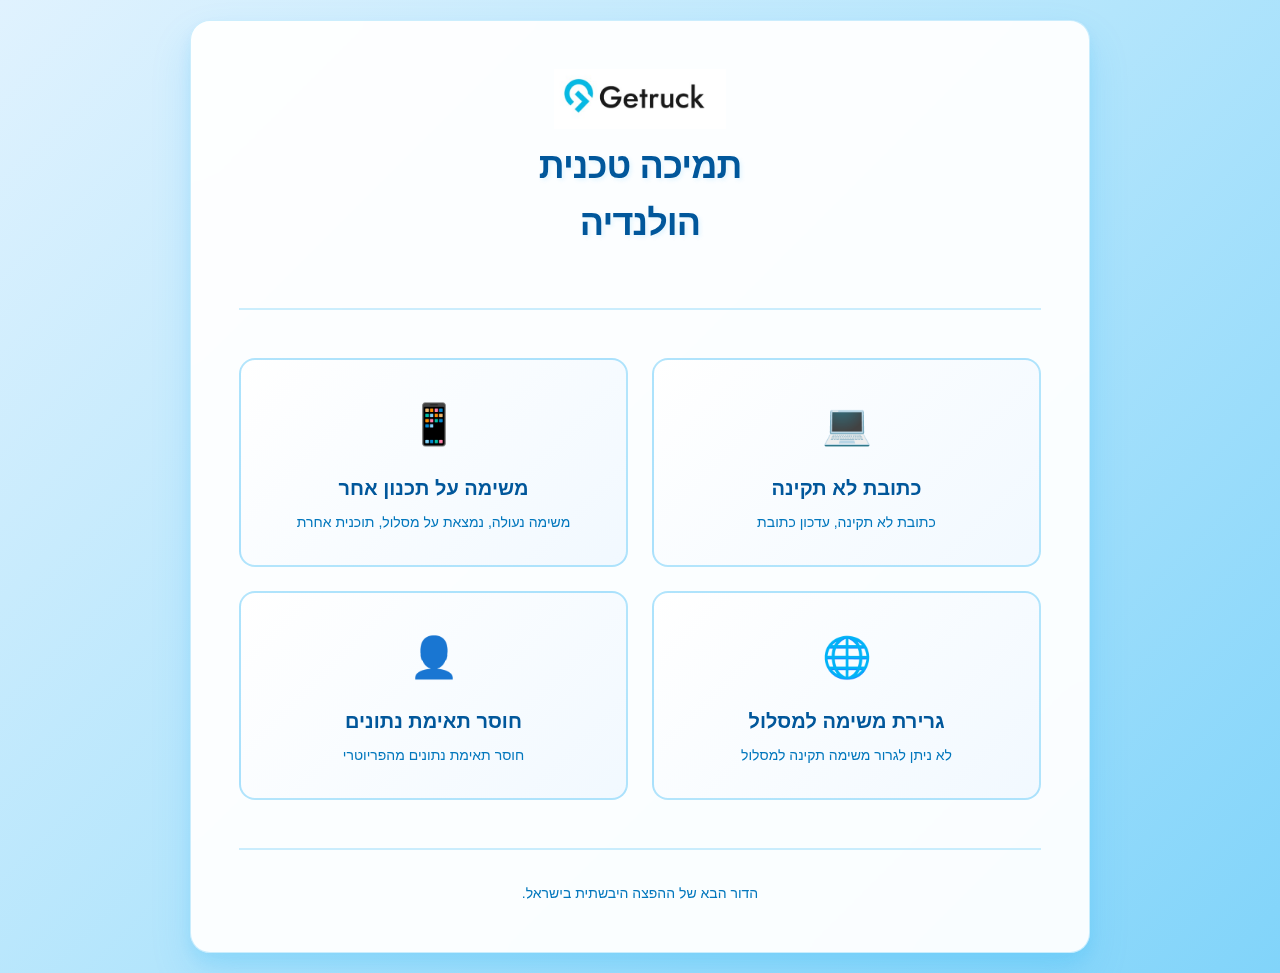
<file: index.html>
<!DOCTYPE html>
<html lang="he" dir="rtl">
<head>
    <meta charset="UTF-8">
    <meta name="viewport" content="width=device-width, initial-scale=1.0">
    <title>תמיכה טכנית - דף ראשי</title>
    <link rel="stylesheet" href="style.css">
</head>
<body>
    <div class="container">
        <div class="header">
            <div class="logo-container">
                <img id="logoImage" src="media/logo.jpg" alt="Logo" /><h1>תמיכה טכנית
                    <br> הולנדיה</h1>
            </div>
        </div>          
  
        <div class="options-grid">
            <a href="address-support.html" class="option-card">
                <span class="option-icon">💻</span>
                <div class="option-title">כתובת לא תקינה</div>
                <div class="option-description">כתובת לא תקינה, עדכון כתובת</div>
            </a>

            <a href="tasks-support.html" class="option-card">
                <span class="option-icon">📱</span>
                <div class="option-title">משימה על תכנון אחר</div>
                <div class="option-description">משימה נעולה, נמצאת על מסלול, תוכנית אחרת</div>
            </a>

            <a href="track-support.html" class="option-card">
                <span class="option-icon">🌐</span>
                <div class="option-title">גרירת משימה למסלול</div>
                <div class="option-description">לא ניתן לגרור משימה תקינה למסלול</div>
            </a>

            <a href="Priority-support.html" class="option-card">
                <span class="option-icon">👤</span>
                <div class="option-title">חוסר תאימת נתונים</div>
                <div class="option-description">חוסר תאימת נתונים מהפריוטרי</div>
            </a>
        </div>

        <div class="footer">
            <p>הדור הבא של ההפצה היבשתית בישראל.</p>
        </div>
    </div>
</body>
</html>
</file>
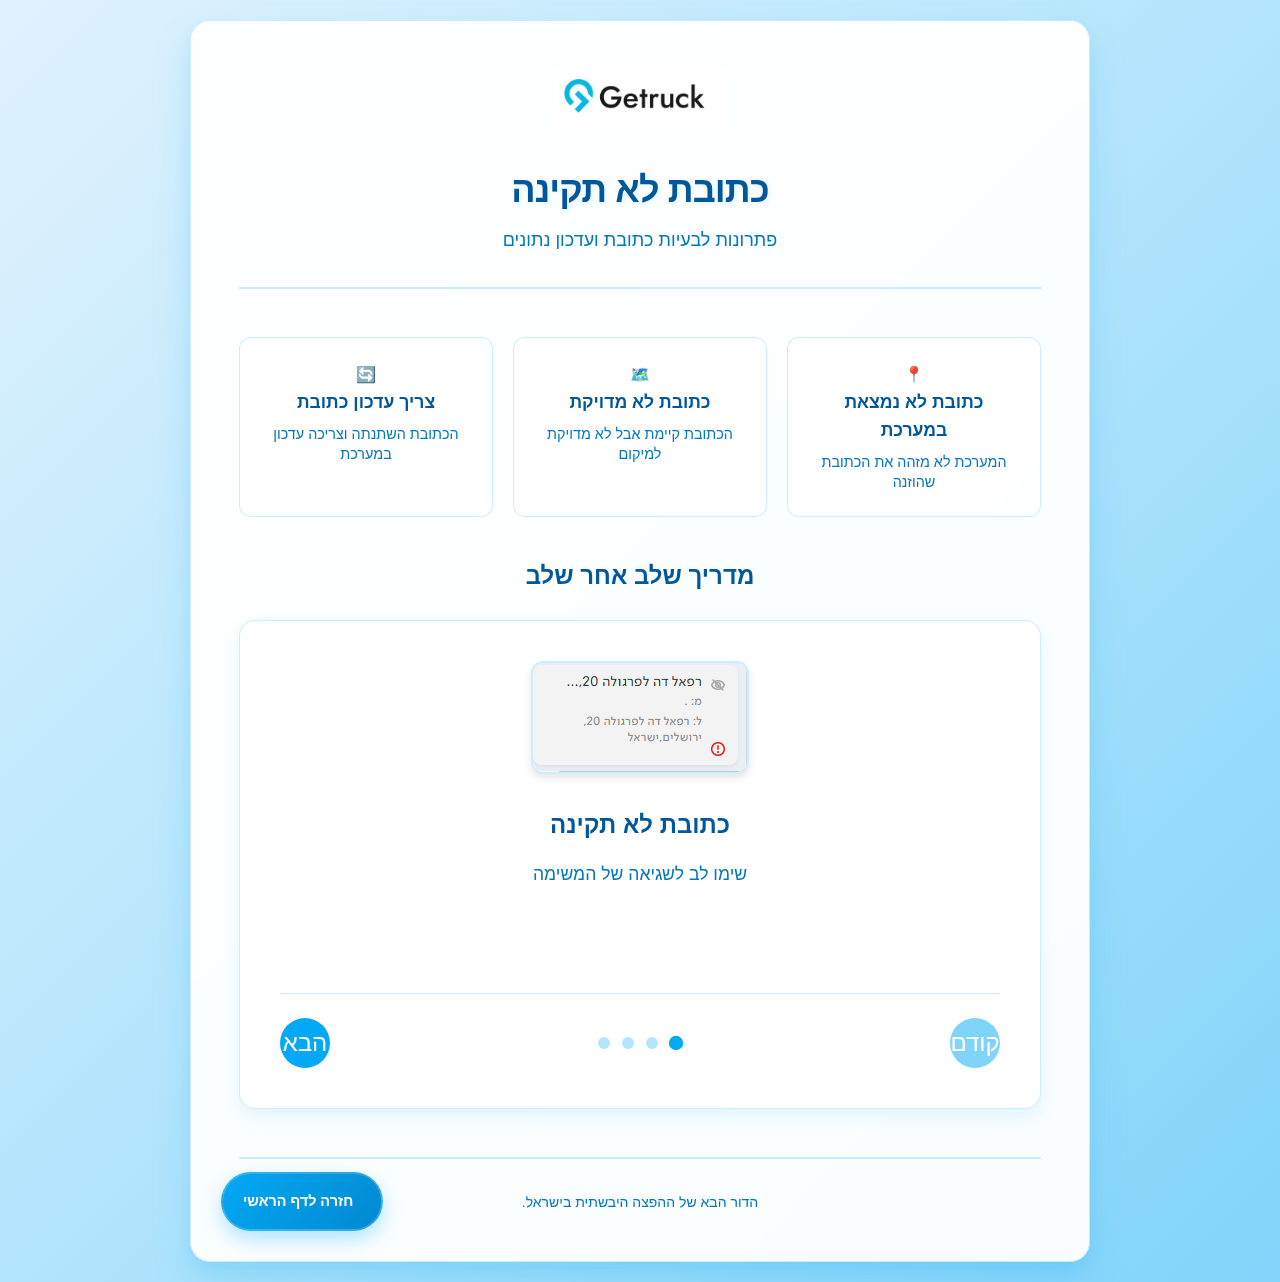
<file: address-support.html>
<!DOCTYPE html>
<html lang="he" dir="rtl">
<head>
    <meta charset="UTF-8">
    <meta name="viewport" content="width=device-width, initial-scale=1.0">
    <title>תמיכה טכנית - כתובת לא תקינה</title>
    <link rel="stylesheet" href="style.css">
</head>
<body>
    <div class="container">
        <div class="header">
            <div class="logo-container">
                <img id="logoImage" src="media/logo.jpg" alt="Logo" />
            </div>
            <h1>כתובת לא תקינה</h1>
            <p>פתרונות לבעיות כתובת ועדכון נתונים</p>
        </div>

        <div class="support-content">
            <div class="problem-section">
                <div class="problem-cards">
                    <div class="problem-card">
                        <span class="problem-icon">📍</span>
                        <h3>כתובת לא נמצאת במערכת</h3>
                        <p>המערכת לא מזהה את הכתובת שהוזנה</p>
                    </div>
                    <div class="problem-card">
                        <span class="problem-icon">🗺️</span>
                        <h3>כתובת לא מדויקת</h3>
                        <p>הכתובת קיימת אבל לא מדויקת למיקום</p>
                    </div>
                    <div class="problem-card">
                        <span class="problem-icon">🔄</span>
                        <h3>צריך עדכון כתובת</h3>
                        <p>הכתובת השתנתה וצריכה עדכון במערכת</p>
                    </div>
                </div>
            </div>

            <div class="slideshow-section">
                <h2>מדריך שלב אחר שלב</h2>
                <div class="slideshow-container">
                    <div class="slide active">
                        <div class="slide-content">
                            <div class="slide-image">
                                <img src="media/address.png"/>

                            </div>
                            <div class="slide-text">
                                <h3>כתובת לא תקינה</h3>
                                <p>שימו לב לשגיאה של המשימה</p>
                            </div>
                        </div>
                    </div>
                    
                    <div class="slide">
                        <div class="slide-content">
                            <div class="slide-image ">
                                <img src="media/address2.png"  />
                            </div>
                            <div class="slide-text">
                                <h3>חיפוש במפות</h3>
                                <p>השתמש ב-Google Maps  לאימות הכתובת. וודא שהמיקום מדויק   .</p>
                            </div>
                        </div>
                    </div>
                    
                    <div class="slide">
                        <div class="slide-content">
                            <div class="slide-image">
                                <img src="media/address3.png" alt="עדכון במערכת" />
                            </div>
                            <div class="slide-text">
                                <h3>עדכון במערכת</h3>
                                <p>הכנס את הכתובת המדוייקת ותבחר בעזרת העכבר על האפשרות שמופיעה ואז לחץ על שמור.</p>
                            </div>
                        </div>
                    </div>
                    
                    <div class="slide">
                        <div class="slide-content">
                            <div class="slide-image">
                                <img src="media/address4.png" alt="נקודה תקינה" />
  
                            </div>
                            <div class="slide-text">
                                <h3>הזזת הנקודה</h3>
                                <p> בדיקת המשימה ושיבוץ על מסלול בהצלחה</p>
                            </div>
                        </div>
                    </div>
                    
                    <div class="slide completion-slide">
                        <div class="slide-content">
                            <div class="slide-image">
                                <span class="slide-icon">🎉</span>
                            </div>
                            <div class="slide-text">
                                <h3>הסתיים בהצלחה!</h3>
                                <p>במידה והתקלה לא טופלה נא לפנות דרך הוואטסאפ הקבוצתי</p>
                            
                            </div>
                        </div>
                    </div>

                    <div class="slide-navigation">
                        <button class="nav-btn prev-btn" onclick="changeSlide(-1)">
                            <span>הקודם</span>
                        </button>
                        <div class="slide-dots">
                            <span class="dot active" onclick="currentSlide(1)"></span>
                            <span class="dot" onclick="currentSlide(2)"></span>
                            <span class="dot" onclick="currentSlide(3)"></span>
                            <span class="dot" onclick="currentSlide(4)"></span>
                        </div>
                        <button class="nav-btn next-btn" onclick="changeSlide(1)">
                            <span>הבא</span>
                        </button>
                    </div>
                </div>
            </div>
        </div>

        <div class="back-section">
            <a href="index.html" class="back-button">
                <span></span>
                חזרה לדף הראשי
            </a>
        </div>

        <div class="footer">
            <p>הדור הבא של ההפצה היבשתית בישראל.</p>
        </div>
    </div>

    <script>
        let slideIndex = 1;
        const totalSlides = 4;

        function changeSlide(n) {
            showSlide(slideIndex += n);
        }

        function currentSlide(n) {
            showSlide(slideIndex = n);
        }

        function updateButtons() {
            const prevBtn = document.querySelector('.prev-btn');
            const nextBtn = document.querySelector('.next-btn');
            
            // Update previous button
            if (slideIndex === 1) {
                prevBtn.innerHTML = '<span>קודם</span>';
                prevBtn.style.opacity = '0.5';
                prevBtn.style.cursor = 'not-allowed';
            } else {
                prevBtn.innerHTML = '<span>קודם</span>';
                prevBtn.style.opacity = '1';
                prevBtn.style.cursor = 'pointer';
            }
            
            // Update next button
            if (slideIndex === totalSlides) {
                nextBtn.innerHTML = '<span>סיום</span>';
                nextBtn.style.opacity = '1';
                nextBtn.style.cursor = 'pointer';
            } else if (slideIndex >= totalSlides + 1) {
                nextBtn.innerHTML = '<span>הבא</span>';
                nextBtn.style.opacity = '0.5';
                nextBtn.style.cursor = 'not-allowed';
            } else {
                nextBtn.innerHTML = '<span>הבא</span>';
                nextBtn.style.opacity = '1';
                nextBtn.style.cursor = 'pointer';
            }
        }

        function showSlide(n) {
            const slides = document.getElementsByClassName('slide');
            const dots = document.getElementsByClassName('dot');
            
            if (n > totalSlides) {
                slideIndex = 5; // Show completion slide
            }
            if (n < 1) {
                slideIndex = 1;
            }
            
            // Hide all slides
            for (let i = 0; i < slides.length; i++) {
                slides[i].classList.remove('active');
            }
            
            // Remove active class from all dots
            for (let i = 0; i < dots.length; i++) {
                dots[i].classList.remove('active');
            }
            
            // Show current slide
            if (slideIndex <= totalSlides) {
                slides[slideIndex - 1].classList.add('active');
                dots[slideIndex - 1].classList.add('active');
            } else {
                // Show completion slide
                slides[slides.length - 1].classList.add('active');
            }
            
            // Update navigation buttons
            updateButtons();
        }

        // Initialize slideshow
        document.addEventListener('DOMContentLoaded', function() {
            showSlide(slideIndex);
        });
    </script>
</body>
</html>
</file>
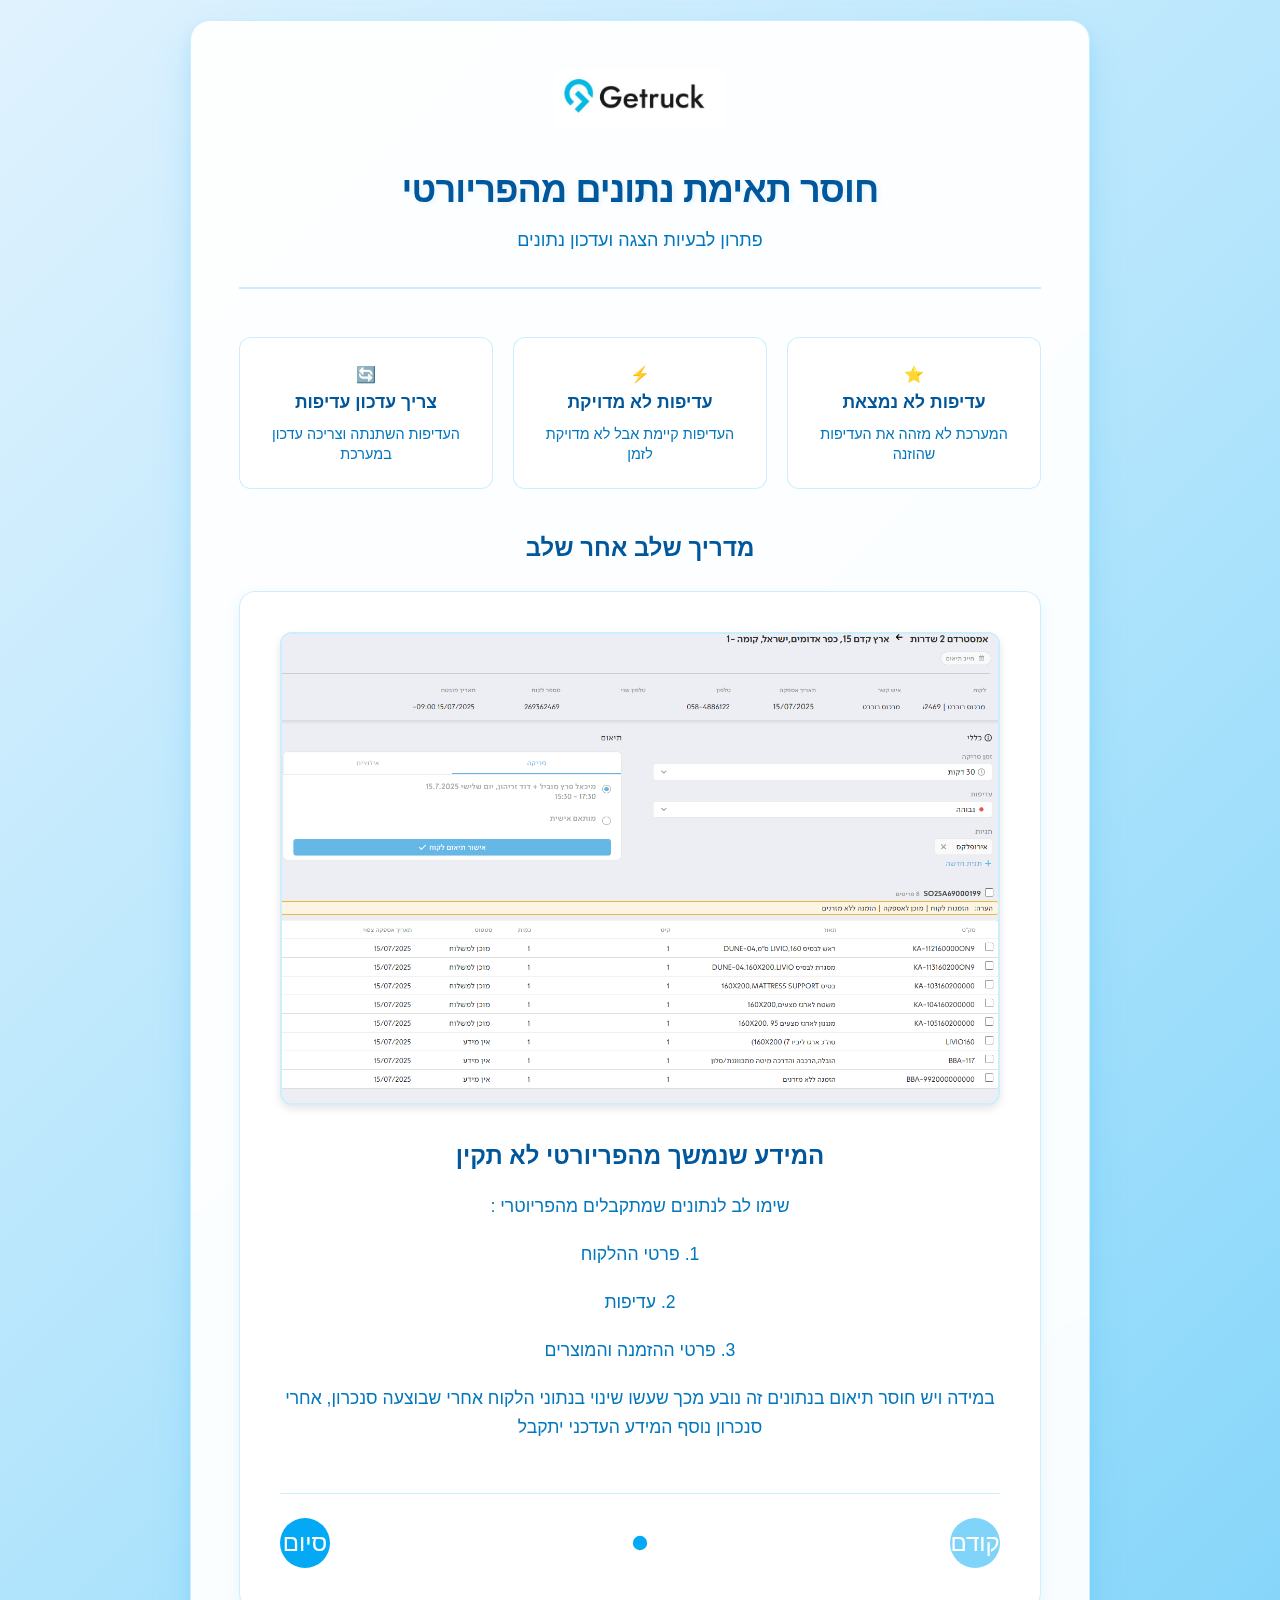
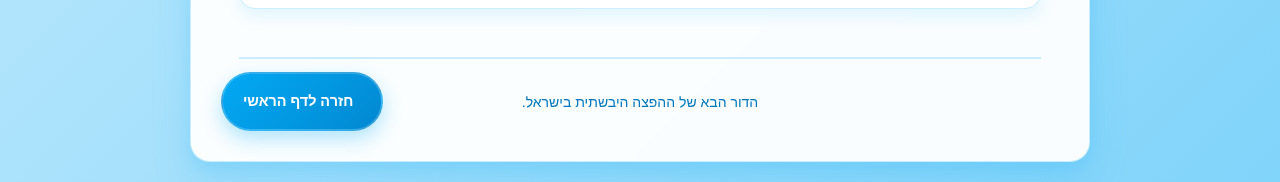
<file: Priority-support.html>
<!DOCTYPE html>
<html lang="he" dir="rtl">
<head>
    <meta charset="UTF-8">
    <meta name="viewport" content="width=device-width, initial-scale=1.0">
    <title>תמיכה טכנית - בעיות עדיפויות</title>
    <link rel="stylesheet" href="style.css">
</head>
<body>
    <div class="container">
        <div class="header">
            <div class="logo-container">
                <img id="logoImage" src="media/logo.jpg" alt="Logo" />
            </div>
            <h1>חוסר תאימת נתונים מהפריורטי</h1>
            <p>פתרון לבעיות הצגה ועדכון נתונים</p>
        </div>

        <div class="support-content">
            <div class="problem-section">
                <div class="problem-cards">
                    <div class="problem-card">
                        <span class="problem-icon">⭐</span>
                        <h3>עדיפות לא נמצאת</h3>
                        <p>המערכת לא מזהה את העדיפות שהוזנה</p>
                    </div>
                    <div class="problem-card">
                        <span class="problem-icon">⚡</span>
                        <h3>עדיפות לא מדויקת</h3>
                        <p>העדיפות קיימת אבל לא מדויקת לזמן</p>
                    </div>
                    <div class="problem-card">
                        <span class="problem-icon">🔄</span>
                        <h3>צריך עדכון עדיפות</h3>
                        <p>העדיפות השתנתה וצריכה עדכון במערכת</p>
                    </div>
                </div>
            </div>

            <div class="slideshow-section">
                <h2>מדריך שלב אחר שלב</h2>
                <div class="slideshow-container">
                    <div class="slide active">
                        <div class="slide-content">
                            <div class="slide-image">
                                <img src="media/Priority.png"/>

                            </div>
                            <div class="slide-text">
                                <h3>המידע שנמשך מהפריורטי לא תקין</h3>
                                <p>שימו לב לנתונים שמתקבלים מהפריוטרי :
                                    <p>1. פרטי ההלקוח</p>
                                    <p>2. עדיפות</p>
                                    <p>3. פרטי ההזמנה והמוצרים</p>
                                    <p> במידה ויש חוסר תיאום בנתונים זה נובע מכך שעשו שינוי בנתוני הלקוח אחרי שבוצעה סנכרון, אחרי סנכרון נוסף המידע העדכני יתקבל</p>

                                </p>
                            </div>
                        </div>
                    </div>
                    
                   
                    
                   
                    
                    
                    <div class="slide completion-slide">
                        <div class="slide-content">
                            <div class="slide-image">
                                <span class="slide-icon">🎉</span>
                            </div>
                            <div class="slide-text">
                                <h3>הסתיים בהצלחה!</h3>
                                <p>במידה והתקלה לא טופלה נא לפנות דרך הוואטסאפ הקבוצתי</p>
                            
                            </div>
                        </div>
                    </div>

                    <div class="slide-navigation">
                        <button class="nav-btn prev-btn" onclick="changeSlide(-1)">
                            <span>הקודם</span>
                        </button>
                        <div class="slide-dots">
                            <span class="dot active" onclick="currentSlide(1)"></span>

                        </div>
                        <button class="nav-btn next-btn" onclick="changeSlide(1)">
                            <span>הבא</span>
                        </button>
                    </div>
                </div>
            </div>
        </div>

        <div class="back-section">
            <a href="index.html" class="back-button">
                <span></span>
                חזרה לדף הראשי
            </a>
        </div>

        <div class="footer">
            <p>הדור הבא של ההפצה היבשתית בישראל.</p>
        </div>
    </div>

    <script>
        let slideIndex = 1;
        const totalSlides = 1; // שינוי ל-1 כי יש רק שלב אחד

        function changeSlide(n) {
            showSlide(slideIndex += n);
        }

        function currentSlide(n) {
            showSlide(slideIndex = n);
        }

        function updateButtons() {
            const prevBtn = document.querySelector('.prev-btn');
            const nextBtn = document.querySelector('.next-btn');
            
            // Update previous button
            if (slideIndex === 1) {
                prevBtn.innerHTML = '<span>קודם</span>';
                prevBtn.style.opacity = '0.5';
                prevBtn.style.cursor = 'not-allowed';
            } else {
                prevBtn.innerHTML = '<span>קודם</span>';
                prevBtn.style.opacity = '1';
                prevBtn.style.cursor = 'pointer';
            }
            
            // Update next button
            if (slideIndex === totalSlides) {
                nextBtn.innerHTML = '<span>סיום</span>';
                nextBtn.style.opacity = '1';
                nextBtn.style.cursor = 'pointer';
            } else if (slideIndex >= totalSlides + 1) {
                nextBtn.innerHTML = '<span>הבא</span>';
                nextBtn.style.opacity = '0.5';
                nextBtn.style.cursor = 'not-allowed';
            } else {
                nextBtn.innerHTML = '<span>הבא</span>';
                nextBtn.style.opacity = '1';
                nextBtn.style.cursor = 'pointer';
            }
        }

        function showSlide(n) {
            const slides = document.getElementsByClassName('slide');
            const dots = document.getElementsByClassName('dot');
            
            if (n > totalSlides) {
                slideIndex = 2; // Show completion slide (שינוי מ-5 ל-2)
            }
            if (n < 1) {
                slideIndex = 1;
            }
            
            // Hide all slides
            for (let i = 0; i < slides.length; i++) {
                slides[i].classList.remove('active');
            }
            
            // Remove active class from all dots
            for (let i = 0; i < dots.length; i++) {
                dots[i].classList.remove('active');
            }
            
            // Show current slide
            if (slideIndex <= totalSlides) {
                slides[slideIndex - 1].classList.add('active');
                dots[slideIndex - 1].classList.add('active');
            } else {
                // Show completion slide
                slides[slides.length - 1].classList.add('active');
            }
            
            // Update navigation buttons
            updateButtons();
        }

        // Initialize slideshow
        document.addEventListener('DOMContentLoaded', function() {
            showSlide(slideIndex);
        });
    </script>
</body>
</html>
</file>
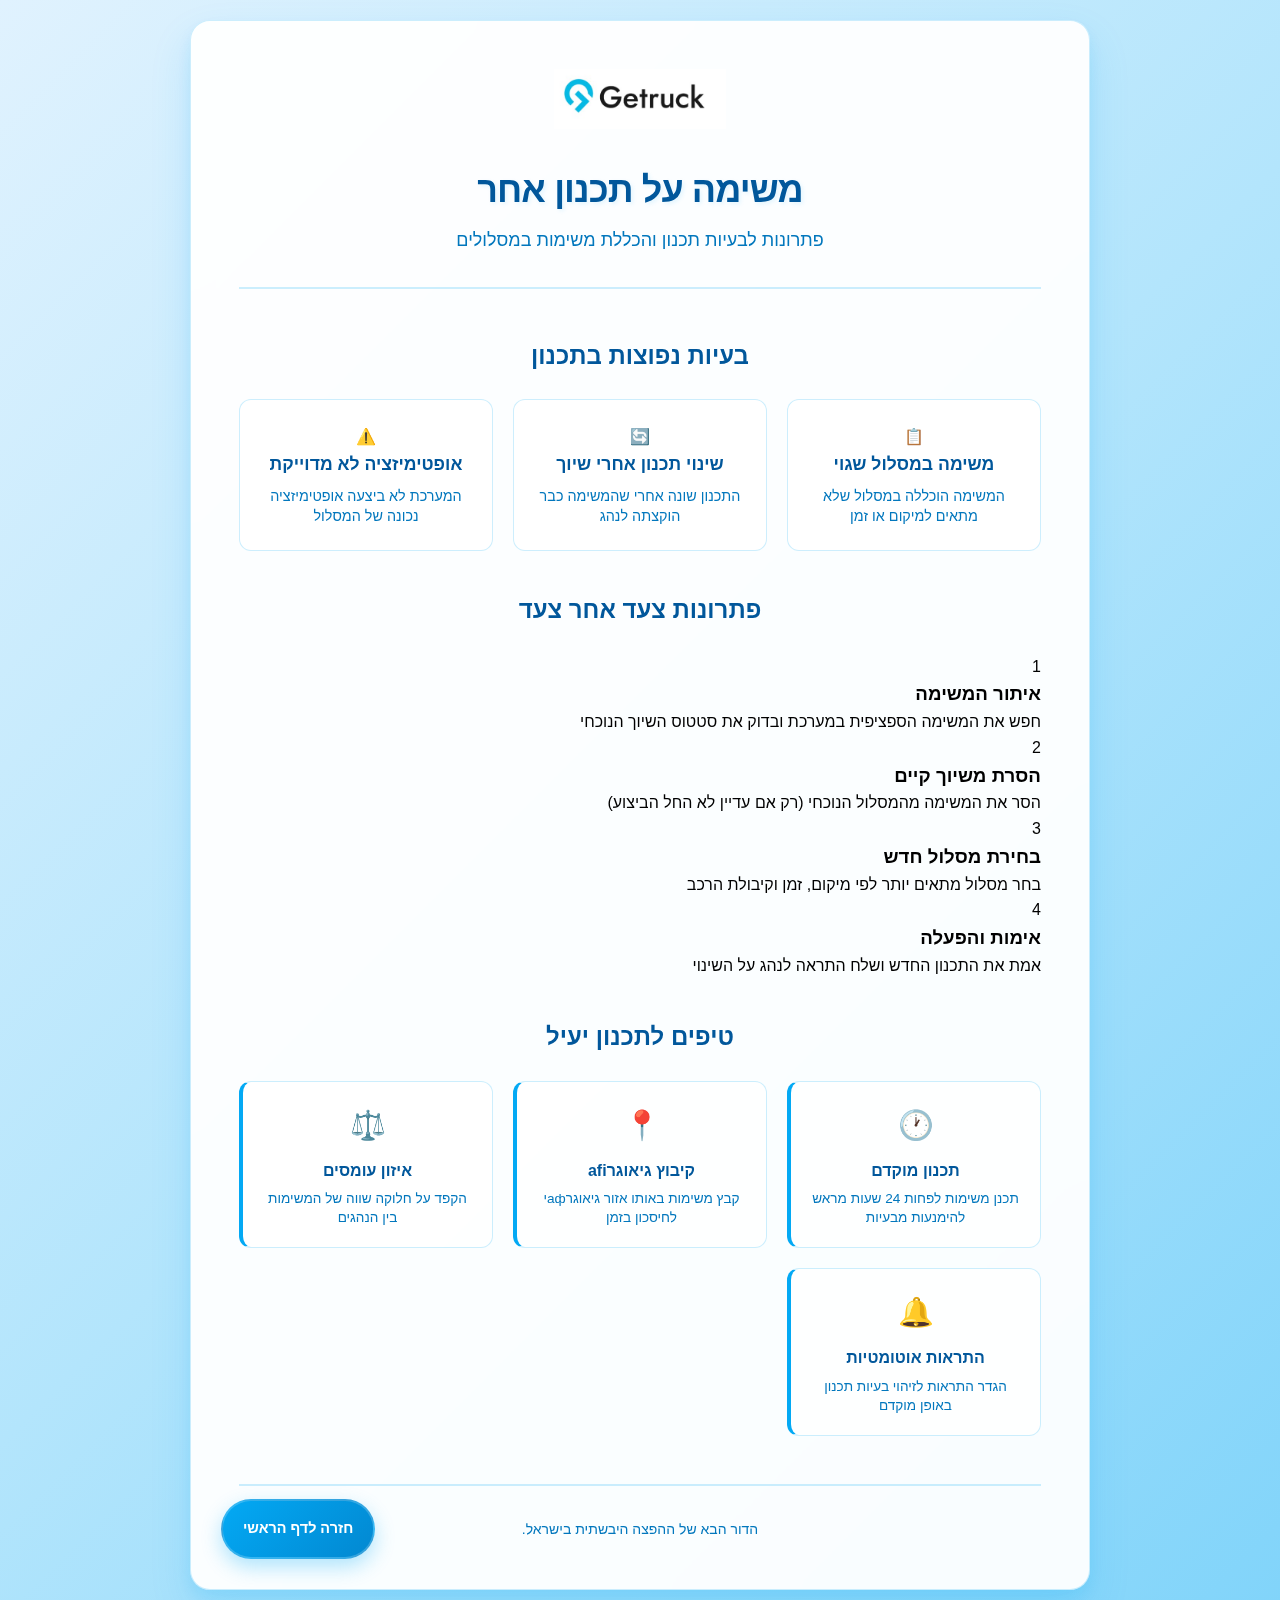
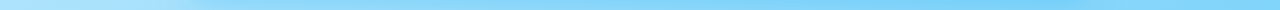
<file: tasks-support.html>
<!DOCTYPE html>
<html lang="he" dir="rtl">
<head>
    <meta charset="UTF-8">
    <meta name="viewport" content="width=device-width, initial-scale=1.0">
    <title>תמיכה טכנית - משימה על תכנון אחר</title>
    <link rel="stylesheet" href="style.css">
</head>
<body>
    <div class="container">
        <div class="header">
            <div class="logo-container">
                <img id="logoImage" src="logo.jpg" alt="Logo" />
            </div>
            <h1>משימה על תכנון אחר</h1>
            <p>פתרונות לבעיות תכנון והכללת משימות במסלולים</p>
        </div>

        <div class="support-content">
            <div class="problem-section">
                <h2>בעיות נפוצות בתכנון</h2>
                <div class="problem-cards">
                    <div class="problem-card">
                        <span class="problem-icon">📋</span>
                        <h3>משימה במסלול שגוי</h3>
                        <p>המשימה הוכללה במסלול שלא מתאים למיקום או זמן</p>
                    </div>
                    <div class="problem-card">
                        <span class="problem-icon">🔄</span>
                        <h3>שינוי תכנון אחרי שיוך</h3>
                        <p>התכנון שונה אחרי שהמשימה כבר הוקצתה לנהג</p>
                    </div>
                    <div class="problem-card">
                        <span class="problem-icon">⚠️</span>
                        <h3>אופטימיזציה לא מדוייקת</h3>
                        <p>המערכת לא ביצעה אופטימיזציה נכונה של המסלול</p>
                    </div>
                </div>
            </div>

            <div class="solutions-section">
                <h2>פתרונות צעד אחר צעד</h2>
                <div class="solution-steps">
                    <div class="step">
                        <div class="step-number">1</div>
                        <div class="step-content">
                            <h3>איתור המשימה</h3>
                            <p>חפש את המשימה הספציפית במערכת ובדוק את סטטוס השיוך הנוכחי</p>
                        </div>
                    </div>
                    <div class="step">
                        <div class="step-number">2</div>
                        <div class="step-content">
                            <h3>הסרת משיוך קיים</h3>
                            <p>הסר את המשימה מהמסלול הנוכחי (רק אם עדיין לא החל הביצוע)</p>
                        </div>
                    </div>
                    <div class="step">
                        <div class="step-number">3</div>
                        <div class="step-content">
                            <h3>בחירת מסלול חדש</h3>
                            <p>בחר מסלול מתאים יותר לפי מיקום, זמן וקיבולת הרכב</p>
                        </div>
                    </div>
                    <div class="step">
                        <div class="step-number">4</div>
                        <div class="step-content">
                            <h3>אימות והפעלה</h3>
                            <p>אמת את התכנון החדש ושלח התראה לנהג על השינוי</p>
                        </div>
                    </div>
                </div>
            </div>

            <div class="tips-section">
                <h2>טיפים לתכנון יעיל</h2>
                <div class="tips-grid">
                    <div class="tip-card">
                        <span class="tip-icon">🕐</span>
                        <h3>תכנון מוקדם</h3>
                        <p>תכנן משימות לפחות 24 שעות מראש להימנעות מבעיות</p>
                    </div>
                    <div class="tip-card">
                        <span class="tip-icon">📍</span>
                        <h3>קיבוץ גיאוגרafi</h3>
                        <p>קבץ משימות באותו אזור גיאוגרафי לחיסכון בזמן</p>
                    </div>
                    <div class="tip-card">
                        <span class="tip-icon">⚖️</span>
                        <h3>איזון עומסים</h3>
                        <p>הקפד על חלוקה שווה של המשימות בין הנהגים</p>
                    </div>
                    <div class="tip-card">
                        <span class="tip-icon">🔔</span>
                        <h3>התראות אוטומטיות</h3>
                        <p>הגדר התראות לזיהוי בעיות תכנון באופן מוקדם</p>
                    </div>
                </div>
            </div>

        
        </div>

        <div class="back-section">
            <a href="index.html" class="back-button">
                חזרה לדף הראשי
            </a>
        </div>

        <div class="footer">
            <p>הדור הבא של ההפצה היבשתית בישראל.</p>
        </div>
    </div>
</body>
</html>
</file>
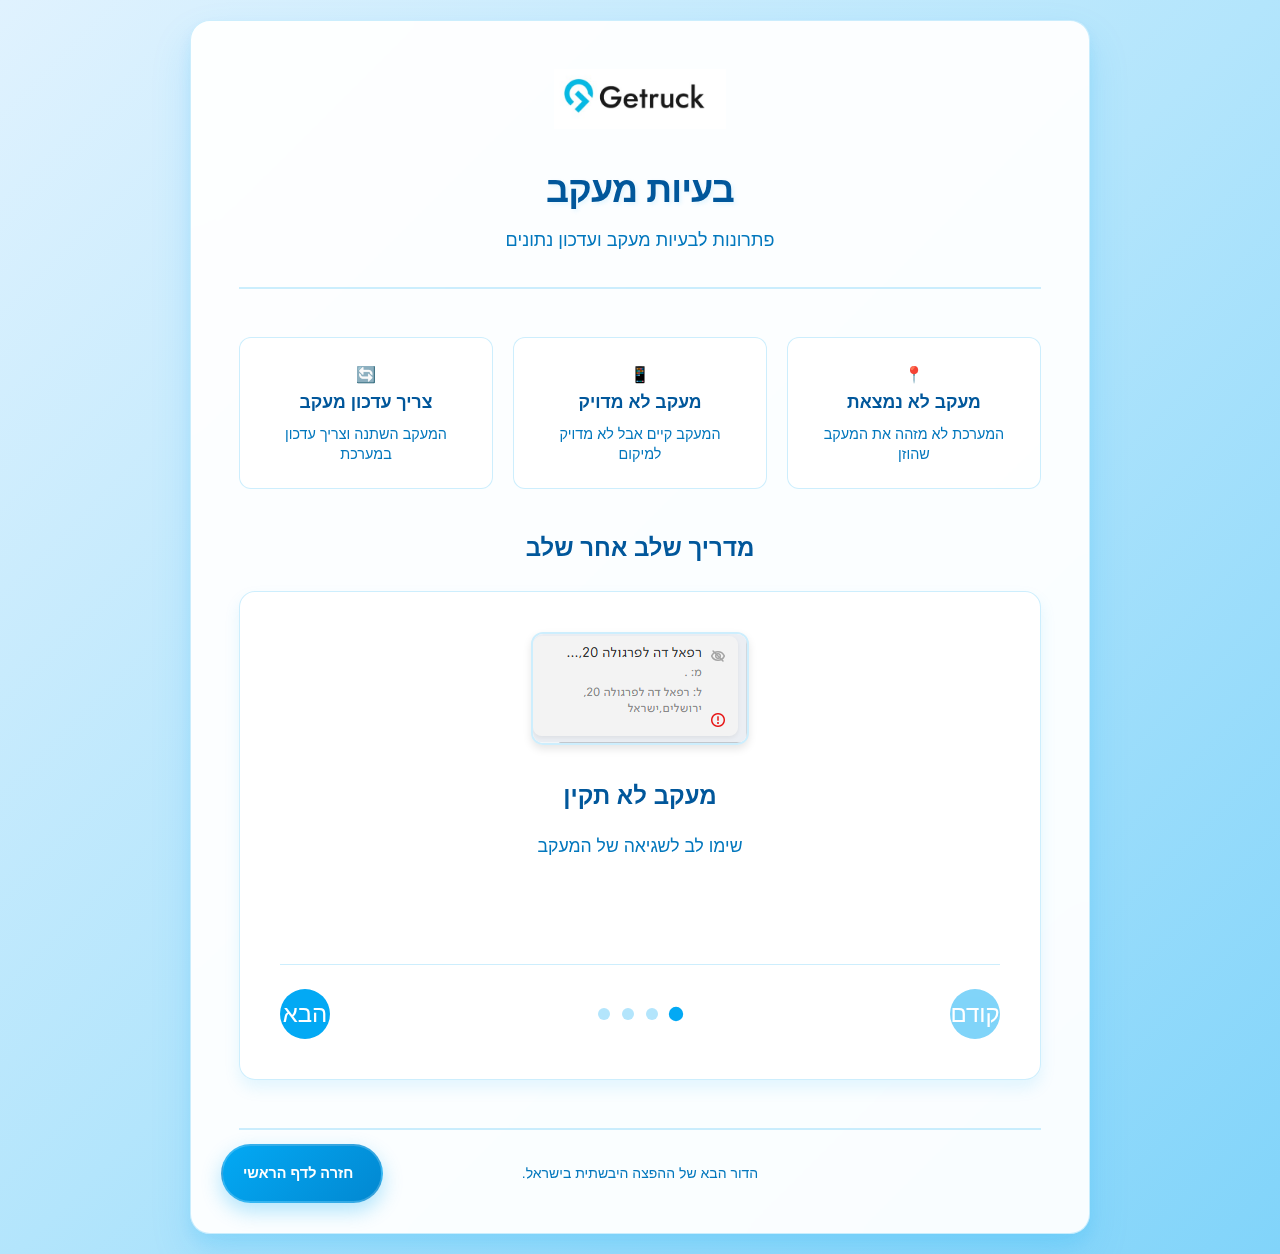
<file: track-support.html>
<!DOCTYPE html>
<html lang="he" dir="rtl">
<head>
    <meta charset="UTF-8">
    <meta name="viewport" content="width=device-width, initial-scale=1.0">
    <title>תמיכה טכנית - בעיות מעקב</title>
    <link rel="stylesheet" href="style.css">
</head>
<body>
    <div class="container">
        <div class="header">
            <div class="logo-container">
                <img id="logoImage" src="media/logo.jpg" alt="Logo" />
            </div>
            <h1>בעיות מעקב</h1>
            <p>פתרונות לבעיות מעקב ועדכון נתונים</p>
        </div>

        <div class="support-content">
            <div class="problem-section">
                <div class="problem-cards">
                    <div class="problem-card">
                        <span class="problem-icon">📍</span>
                        <h3>מעקב לא נמצאת</h3>
                        <p>המערכת לא מזהה את המעקב שהוזן</p>
                    </div>
                    <div class="problem-card">
                        <span class="problem-icon">📱</span>
                        <h3>מעקב לא מדויק</h3>
                        <p>המעקב קיים אבל לא מדויק למיקום</p>
                    </div>
                    <div class="problem-card">
                        <span class="problem-icon">🔄</span>
                        <h3>צריך עדכון מעקב</h3>
                        <p>המעקב השתנה וצריך עדכון במערכת</p>
                    </div>
                </div>
            </div>

            <div class="slideshow-section">
                <h2>מדריך שלב אחר שלב</h2>
                <div class="slideshow-container">
                    <div class="slide active">
                        <div class="slide-content">
                            <div class="slide-image">
                                <img src="media/address.png"/>

                            </div>
                            <div class="slide-text">
                                <h3>מעקב לא תקין</h3>
                                <p>שימו לב לשגיאה של המעקב</p>
                            </div>
                        </div>
                    </div>
                    
                    <div class="slide">
                        <div class="slide-content">
                            <div class="slide-image ">
                                <img src="media/address2.png"  />
                            </div>
                            <div class="slide-text">
                                <h3>חיפוש במערכת</h3>
                                <p>השתמש במערכת החיפוש לאימות המעקב. וודא שהפרטים מדויקים.</p>
                            </div>
                        </div>
                    </div>
                    
                    <div class="slide">
                        <div class="slide-content">
                            <div class="slide-image">
                                <img src="media/address3.png" alt="עדכון במערכת" />
                            </div>
                            <div class="slide-text">
                                <h3>עדכון במערכת</h3>
                                <p>הכנס את פרטי המעקב המדויקים ותבחר בעזרת העכבר על האפשרות שמופיעה ואז לחץ על שמור.</p>
                            </div>
                        </div>
                    </div>
                    
                    <div class="slide">
                        <div class="slide-content">
                            <div class="slide-image">
                                <img src="media/address4.png" alt="מעקב תקין" />
  
                            </div>
                            <div class="slide-text">
                                <h3>עדכון המעקב</h3>
                                <p>בדיקת המעקב ושיבוץ על מסלול בהצלחה</p>
                            </div>
                        </div>
                    </div>
                    
                    <div class="slide completion-slide">
                        <div class="slide-content">
                            <div class="slide-image">
                                <span class="slide-icon">🎉</span>
                            </div>
                            <div class="slide-text">
                                <h3>הסתיים בהצלחה!</h3>
                                <p>במידה והתקלה לא טופלה נא לפנות דרך הוואטסאפ הקבוצתי</p>
                            
                            </div>
                        </div>
                    </div>

                    <div class="slide-navigation">
                        <button class="nav-btn prev-btn" onclick="changeSlide(-1)">
                            <span>הקודם</span>
                        </button>
                        <div class="slide-dots">
                            <span class="dot active" onclick="currentSlide(1)"></span>
                            <span class="dot" onclick="currentSlide(2)"></span>
                            <span class="dot" onclick="currentSlide(3)"></span>
                            <span class="dot" onclick="currentSlide(4)"></span>
                        </div>
                        <button class="nav-btn next-btn" onclick="changeSlide(1)">
                            <span>הבא</span>
                        </button>
                    </div>
                </div>
            </div>
        </div>

        <div class="back-section">
            <a href="index.html" class="back-button">
                <span></span>
                חזרה לדף הראשי
            </a>
        </div>

        <div class="footer">
            <p>הדור הבא של ההפצה היבשתית בישראל.</p>
        </div>
    </div>

    <script>
        let slideIndex = 1;
        const totalSlides = 4;

        function changeSlide(n) {
            showSlide(slideIndex += n);
        }

        function currentSlide(n) {
            showSlide(slideIndex = n);
        }

        function updateButtons() {
            const prevBtn = document.querySelector('.prev-btn');
            const nextBtn = document.querySelector('.next-btn');
            
            // Update previous button
            if (slideIndex === 1) {
                prevBtn.innerHTML = '<span>קודם</span>';
                prevBtn.style.opacity = '0.5';
                prevBtn.style.cursor = 'not-allowed';
            } else {
                prevBtn.innerHTML = '<span>קודם</span>';
                prevBtn.style.opacity = '1';
                prevBtn.style.cursor = 'pointer';
            }
            
            // Update next button
            if (slideIndex === totalSlides) {
                nextBtn.innerHTML = '<span>סיום</span>';
                nextBtn.style.opacity = '1';
                nextBtn.style.cursor = 'pointer';
            } else if (slideIndex >= totalSlides + 1) {
                nextBtn.innerHTML = '<span>הבא</span>';
                nextBtn.style.opacity = '0.5';
                nextBtn.style.cursor = 'not-allowed';
            } else {
                nextBtn.innerHTML = '<span>הבא</span>';
                nextBtn.style.opacity = '1';
                nextBtn.style.cursor = 'pointer';
            }
        }

        function showSlide(n) {
            const slides = document.getElementsByClassName('slide');
            const dots = document.getElementsByClassName('dot');
            
            if (n > totalSlides) {
                slideIndex = 5; // Show completion slide
            }
            if (n < 1) {
                slideIndex = 1;
            }
            
            // Hide all slides
            for (let i = 0; i < slides.length; i++) {
                slides[i].classList.remove('active');
            }
            
            // Remove active class from all dots
            for (let i = 0; i < dots.length; i++) {
                dots[i].classList.remove('active');
            }
            
            // Show current slide
            if (slideIndex <= totalSlides) {
                slides[slideIndex - 1].classList.add('active');
                dots[slideIndex - 1].classList.add('active');
            } else {
                // Show completion slide
                slides[slides.length - 1].classList.add('active');
            }
            
            // Update navigation buttons
            updateButtons();
        }

        // Initialize slideshow
        document.addEventListener('DOMContentLoaded', function() {
            showSlide(slideIndex);
        });
    </script>
</body>
</html>
</file>
<file: style.css>
/* Reset and Base Styles */
* {
    margin: 0;
    padding: 0;
    box-sizing: border-box;
}

body {
    font-family: 'Segoe UI', -apple-system, BlinkMacSystemFont, 'Roboto', sans-serif;
    background: linear-gradient(135deg, #e0f2fe 0%, #b3e5fc 50%, #81d4fa 100%);
    min-height: 100vh;
    display: flex;
    justify-content: center;
    align-items: center;
    padding: 20px;
    line-height: 1.6;
}

/* Main Container */
.container {
    background: rgba(255, 255, 255, 0.95);
    border-radius: 20px;
    padding: 48px;
    max-width: 900px;
    width: 100%;
    box-shadow: 0 20px 40px rgba(3, 169, 244, 0.15), 
                0 8px 16px rgba(3, 169, 244, 0.1);
    border: 1px solid rgba(3, 169, 244, 0.2);
    backdrop-filter: blur(10px);
}

/* Header Styles */
.header {
    text-align: center;
    margin-bottom: 48px;
    border-bottom: 2px solid rgba(3, 169, 244, 0.2);
    padding-bottom: 32px;
}

.logo-container {
    margin-bottom: 24px;
}

.logo-container img {
    height: 60px;
    width: auto;
    max-width: 200px;
    border-radius: 0;
    box-shadow: none;
    background: transparent;
}

.header h1 {
    color: #01579b;
    font-size: 2.25rem;
    font-weight: 700;
    margin-bottom: 8px;
    letter-spacing: -0.025em;
    text-shadow: 2px 2px 4px rgba(3, 169, 244, 0.1);
}

.header p {
    color: #0277bd;
    font-size: 1.125rem;
    font-weight: 400;
}

/* Options Grid */
.options-grid {
    display: grid;
    grid-template-columns: repeat(auto-fit, minmax(280px, 1fr));
    gap: 24px;
}

/* Option Cards */
.option-card {
    background: linear-gradient(135deg, rgba(255, 255, 255, 0.9) 0%, rgba(240, 248, 255, 0.9) 100%);
    border: 2px solid rgba(3, 169, 244, 0.3);
    border-radius: 16px;
    padding: 32px 24px;
    text-align: center;
    transition: all 0.3s ease-in-out;
    cursor: pointer;
    text-decoration: none;
    color: inherit;
    position: relative;
    overflow: hidden;
}

.option-card:hover {
    border-color: #03a9f4;
    transform: translateY(-4px);
    box-shadow: 0 20px 40px rgba(3, 169, 244, 0.2),
                0 8px 16px rgba(3, 169, 244, 0.15);
    background: linear-gradient(135deg, rgba(255, 255, 255, 0.95) 0%, rgba(227, 242, 253, 0.95) 100%);
}

.option-card:hover::before {
    opacity: 1;
}

.option-card::before {
    content: '';
    position: absolute;
    top: 0;
    left: 0;
    right: 0;
    height: 4px;
    background: linear-gradient(90deg, #03a9f4, #0288d1, #0277bd);
    opacity: 0;
    transition: opacity 0.3s ease-in-out;
}

/* Option Icons */
.option-icon {
    font-size: 2.5rem;
    margin-bottom: 16px;
    display: block;
    color: #03a9f4;
}

.option-card:nth-child(1) .option-icon {
    color: #0288d1;
}

.option-card:nth-child(2) .option-icon {
    color: #039be5;
}

.option-card:nth-child(3) .option-icon {
    color: #03a9f4;
}

.option-card:nth-child(4) .option-icon {
    color: #29b6f6;
}

/* Option Text */
.option-title {
    font-size: 1.25rem;
    font-weight: 600;
    margin-bottom: 8px;
    color: #01579b;
}

.option-description {
    font-size: 0.875rem;
    color: #0277bd;
    line-height: 1.5;
    font-weight: 400;
}

/* Support Content Styles */
.support-content {
    margin-bottom: 32px;
}

.problem-section, .solutions-section, .contact-section, .tips-section, .requirements-section {
    margin-bottom: 40px;
}

.problem-section h2, .solutions-section h2, .contact-section h2, .tips-section h2, .requirements-section h2 {
    color: #01579b;
    font-size: 1.5rem;
    font-weight: 600;
    margin-bottom: 24px;
    text-align: center;
}

/* Problem Cards */
.problem-cards {
    display: grid;
    grid-template-columns: repeat(auto-fit, minmax(250px, 1fr));
    gap: 20px;
    margin-bottom: 32px;
}

.problem-card {
    background: rgba(255, 255, 255, 0.8);
    border: 1px solid rgba(3, 169, 244, 0.2);
    border-radius: 12px;
    padding: 24px;
    text-align: center;
    transition: all 0.3s ease;
}

.problem-card:hover {
    transform: translateY(-2px);
    box-shadow: 0 8px 16px rgba(3, 169, 244, 0.1);
}

.problem-icon {
    font-size: 1rem;
    margin-bottom:6 px;
    display: block;
}

.problem-card h3 {
    color: #01579b;
    font-size: 1.1rem;
    font-weight: 600;
    margin-bottom: 8px;
}

.problem-card p {
    color: #0277bd;
    font-size: 0.9rem;
    line-height: 1.4;
}

/* Tips Section */
.tips-grid {
    display: grid;
    grid-template-columns: repeat(auto-fit, minmax(200px, 1fr));
    gap: 20px;
    margin-bottom: 32px;
}

.tip-card {
    background: rgba(255, 255, 255, 0.8);
    border: 1px solid rgba(3, 169, 244, 0.2);
    border-radius: 12px;
    padding: 20px;
    text-align: center;
    transition: all 0.3s ease;
    border-left: 4px solid #03a9f4;
}

.tip-card:hover {
    transform: translateY(-2px);
    box-shadow: 0 8px 16px rgba(3, 169, 244, 0.1);
    border-left-color: #0288d1;
}

.tip-icon {
    font-size: 1.8rem;
    margin-bottom: 10px;
    display: block;
}

.tip-card h3 {
    color: #01579b;
    font-size: 1rem;
    font-weight: 600;
    margin-bottom: 6px;
}

.tip-card p {
    color: #0277bd;
    font-size: 0.85rem;
    line-height: 1.4;
}

/* Requirements Section */
.requirements-grid {
    display: grid;
    grid-template-columns: repeat(auto-fit, minmax(180px, 1fr));
    gap: 16px;
    margin-bottom: 32px;
}

.requirement-card {
    background: rgba(255, 255, 255, 0.9);
    border: 1px solid rgba(3, 169, 244, 0.25);
    border-radius: 10px;
    padding: 16px;
    text-align: center;
    transition: all 0.3s ease;
    border-top: 3px solid #03a9f4;
}

.requirement-card:hover {
    transform: translateY(-2px);
    box-shadow: 0 6px 12px rgba(3, 169, 244, 0.15);
    border-top-color: #0288d1;
}

.requirement-icon {
    font-size: 1.5rem;
    margin-bottom: 8px;
    display: block;
}

.requirement-card h3 {
    color: #01579b;
    font-size: 0.95rem;
    font-weight: 600;
    margin-bottom: 6px;
}

.requirement-card p {
    color: #0277bd;
    font-size: 0.8rem;
    line-height: 1.3;
}

/* Slideshow Styles */
.slideshow-section {
    margin-bottom: 40px;
}

.slideshow-section h2 {
    color: #01579b;
    font-size: 1.5rem;
    font-weight: 600;
    margin-bottom: 24px;
    text-align: center;
}

.slideshow-container {
    position: relative;
    max-width: 100%;
    background: rgba(255, 255, 255, 0.9);
    border-radius: 16px;
    padding: 40px;
    box-shadow: 0 8px 16px rgba(3, 169, 244, 0.1);
    border: 1px solid rgba(3, 169, 244, 0.2);
}

.slide {
    display: none;
    animation: fadeIn 0.5s ease-in-out;
}

.slide.active {
    display: block;
}

@keyframes fadeIn {
    from { opacity: 0; transform: translateX(20px); }
    to { opacity: 1; transform: translateX(0); }
}
#maps-image {
    width: 250px;
    height: 250px;
}
.slide-content {
    display: flex;
    flex-direction: column;
    align-items: center;
    gap: 32px;
    min-height: 300px;
    text-align: center;
}

.slide-image {
    flex: none;
    text-align: center;
    display: flex;
    flex-direction: column;
    align-items: center;
    gap: 16px;
}

.slide-image img {
    width: 100%;
    max-width: 2000px;
    height: auto;
    object-fit: contain;
    border-radius: 12px;
    box-shadow: 0 4px 8px rgba(0, 0, 0, 0.1);
    border: 2px solid rgba(3, 169, 244, 0.2);
}

.slide-icon {
    font-size: 2.5rem;
    background: linear-gradient(135deg, #03a9f4, #0288d1);
    -webkit-background-clip: text;
    -webkit-text-fill-color: transparent;
    background-clip: text;
    display: block;
}

.slide-text {
    flex: 1;
    text-align: center;
}

.slide-text h3 {
    color: #01579b;
    font-size: 1.5rem;
    font-weight: 600;
    margin-bottom: 16px;
}

.slide-text p {
    color: #0277bd;
    font-size: 1.1rem;
    line-height: 1.6;
    margin-bottom: 20px;
}

.slide-number {
    position: absolute;
    top: -10px;
    right: 0;
    background: #03a9f4;
    color: white;
    padding: 4px 12px;
    border-radius: 12px;
    font-size: 0.85rem;
    font-weight: 500;
}

.completion-slide .slide-content {
    flex-direction: column;
    text-align: center;
}

.completion-slide .slide-icon {
    font-size: 5rem;
    margin-bottom: 24px;
}

.completion-slide .slide-text h3 {
    font-size: 2rem;
    margin-bottom: 16px;
    color: #01579b;
}

.completion-slide .slide-text p {
    font-size: 1.2rem;
    margin-bottom: 24px;
}

.completion-contact {
    background: rgba(3, 169, 244, 0.1);
    padding: 20px;
    border-radius: 12px;
    border-left: 4px solid #03a9f4;
}

.completion-contact p {
    margin-bottom: 8px;
    font-size: 1rem;
}

.completion-contact strong {
    color: #01579b;
}

.slide-navigation {
    display: flex;
    justify-content: space-between;
    align-items: center;
    margin-top: 32px;
    padding-top: 24px;
    border-top: 1px solid rgba(3, 169, 244, 0.2);
}

.nav-btn {
    background: #03a9f4;
    color: white;
    border: none;
    width: 50px;
    height: 50px;
    border-radius: 50%;
    font-size: 1.5rem;
    cursor: pointer;
    transition: all 0.3s ease;
    display: flex;
    align-items: center;
    justify-content: center;
}

.nav-btn:hover {
    background: #45a049;
    transform: translateY(-2px);
    box-shadow: 0 4px 8px rgba(76, 175, 80, 0.3);
}

.nav-btn:active {
    transform: scale(0.95);
}

.slide-dots {
    display: flex;
    gap: 12px;
}

.dot {
    width: 12px;
    height: 12px;
    border-radius: 50%;
    background: rgba(3, 169, 244, 0.3);
    cursor: pointer;
    transition: all 0.3s ease;
}

.dot.active {
    background: #03a9f4;
    transform: scale(1.2);
}

.dot:hover {
    background: #0288d1;
}

/* Contact Options */
.contact-options {
    display: grid;
    grid-template-columns: repeat(auto-fit, minmax(200px, 1fr));
    gap: 20px;
}

.contact-card {
    background: rgba(255, 255, 255, 0.8);
    border: 1px solid rgba(3, 169, 244, 0.2);
    border-radius: 12px;
    padding: 24px;
    text-align: center;
    transition: all 0.3s ease;
}

.contact-card:hover {
    transform: translateY(-2px);
    box-shadow: 0 8px 16px rgba(3, 169, 244, 0.1);
    border-color: #03a9f4;
}

.contact-icon {
    font-size: 2rem;
    margin-bottom: 12px;
    display: block;
}

.contact-card h3 {
    color: #01579b;
    font-size: 1.1rem;
    font-weight: 600;
    margin-bottom: 8px;
}

.contact-card p {
    color: #0277bd;
    font-size: 1rem;
    font-weight: 600;
    margin-bottom: 4px;
}

.contact-card small {
    color: #0277bd;
    font-size: 0.8rem;
    opacity: 0.8;
}

/* Back Button */
.back-section {
    position: fixed;
    bottom: 30px;
    left: 30px;
    z-index: 1000;
}

.back-button {
    display: inline-flex;
    align-items: center;
    gap: 8px;
    padding: 16px 20px;
    background: linear-gradient(135deg, #03a9f4 0%, #0288d1 100%);
    color: white;
    text-decoration: none;
    border-radius: 50px;
    font-weight: 600;
    font-size: 0.9rem;
    box-shadow: 0 8px 20px rgba(3, 169, 244, 0.3);
    transition: all 0.3s cubic-bezier(0.4, 0, 0.2, 1);
    border: 2px solid rgba(255, 255, 255, 0.2);
    backdrop-filter: blur(10px);
}

.back-button:hover {
    background: linear-gradient(135deg, #0288d1 0%, #01579b 100%);
    transform: translateY(-4px) scale(1.05);
    box-shadow: 0 12px 30px rgba(3, 169, 244, 0.4);
}

.back-button:active {
    transform: translateY(-2px) scale(1.02);
}

.back-button span {
    font-size: 1.2rem;
    transition: transform 0.3s ease;
}

.back-button:hover span {
    transform: translateX(-2px);
}

/* Footer */
.footer {
    text-align: center;
    margin-top: 48px;
    padding-top: 32px;
    border-top: 2px solid rgba(3, 169, 244, 0.2);
    color: #0277bd;
    font-size: 0.875rem;
}

/* Responsive Design */
@media (max-width: 768px) {
    .container {
        padding: 32px 24px;
        margin: 16px;
    }
    
    .header {
        margin-bottom: 32px;
        padding-bottom: 24px;
    }
    
    .header h1 {
        font-size: 1.875rem;
    }
    
    .header p {
        font-size: 1rem;
    }
    
    .logo-container img {
        height: 50px;
    }
    
    .options-grid {
        grid-template-columns: 1fr;
        gap: 16px;
    }
    
    .option-card {
        padding: 24px 20px;
    }
    
    .option-icon {
        font-size: 2rem;
    }
    
    .problem-cards {
        grid-template-columns: 1fr;
    }
    
    .contact-options {
        grid-template-columns: 1fr;
    }
    
    .tips-grid {
        grid-template-columns: 1fr;
    }
    
    .requirements-grid {
        grid-template-columns: repeat(auto-fit, minmax(150px, 1fr));
    }
    
    .step {
        flex-direction: column;
        text-align: center;
    }
    
    .back-section {
        bottom: 20px;
        left: 20px;
    }
    
    .back-button {
        padding: 12px 16px;
        font-size: 0.85rem;
    }
    
    .footer {
        margin-top: 32px;
        padding-top: 24px;
    }
}

@media (max-width: 480px) {
    .container {
        padding: 24px 16px;
        margin: 8px;
    }
    
    .header h1 {
        font-size: 1.5rem;
    }
    
    .logo-container img {
        height: 40px;
    }
    
    .option-card {
        padding: 20px 16px;
    }
    
    .problem-card, .contact-card {
        padding: 16px;
    }
    
    .step {
        padding: 16px;
    }
    
    .slideshow-container {
        padding: 16px;
    }
    
    .slide-content {
        min-height: 200px;
    }
    
    .slide-icon {
        font-size: 2.5rem;
    }
    
    .slide-text h3 {
        font-size: 1.125rem;
    }
    
    .slide-text p {
        font-size: 0.9rem;
    }
    
    .completion-slide .slide-icon {
        font-size: 3.5rem;
    }
    
    .completion-slide .slide-text h3 {
        font-size: 1.5rem;
    }
    
    .nav-btn {
        width: 80px;
        height: 40px;
        font-size: 0.9rem;
    }
    
    .slide-image img {
        width: 120px;
        height: 120px;
    }
    
    .requirements-grid {
        grid-template-columns: 1fr;
    }
    
    .back-section {
        bottom: 15px;
        left: 15px;
    }
    
    .back-button {
        padding: 10px 14px;
        font-size: 0.8rem;
    }
}
</file>
